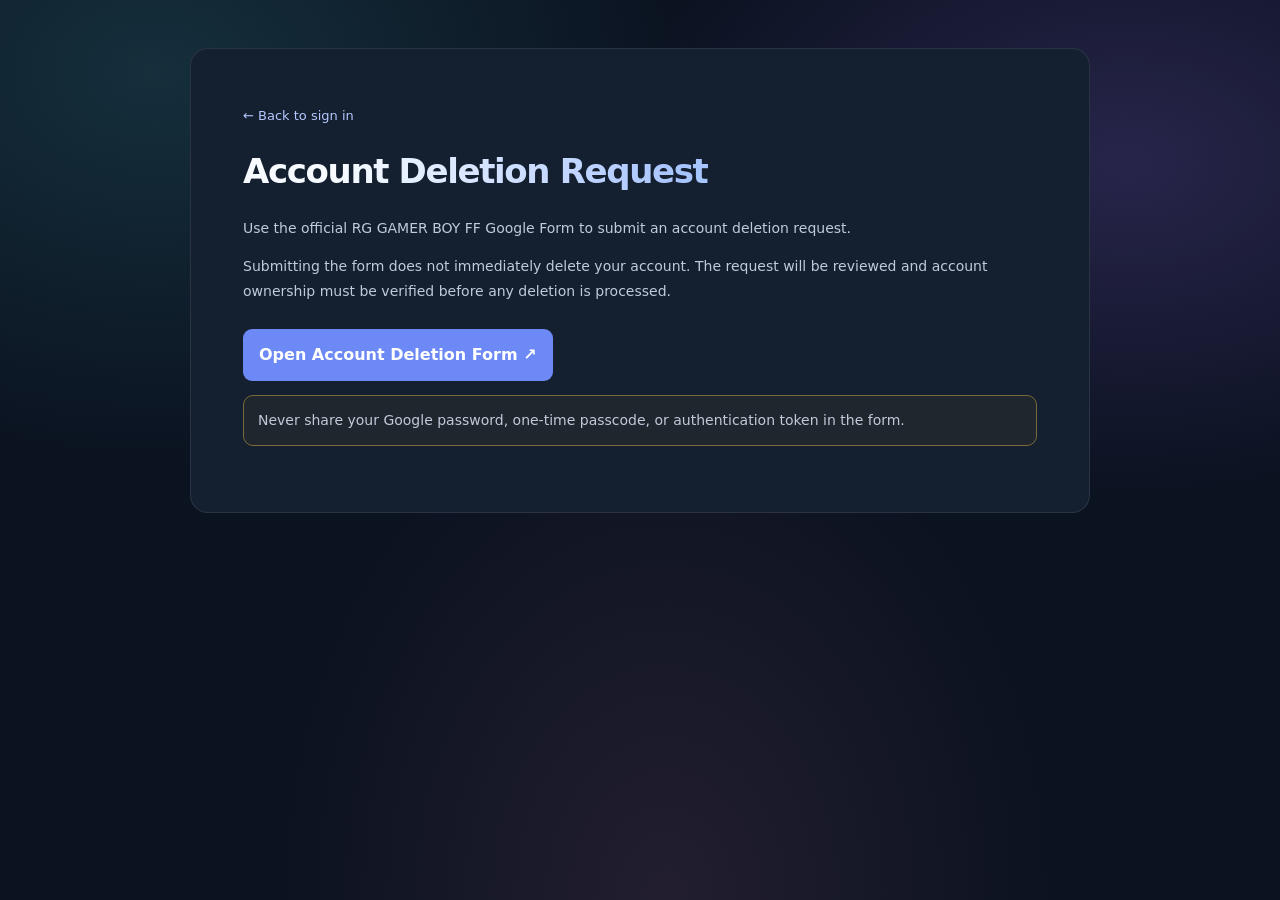
<file: delete-account.html>
<!doctype html><html lang="en"><head><meta charset="utf-8"><meta name="viewport" content="width=device-width,initial-scale=1"><title>Account Deletion Request — RG GAMER BOY FF</title><link rel="stylesheet" href="./styles.css"></head><body><article class="doc"><a class="back" href="./">← Back to sign in</a><h1>Account Deletion Request</h1><p>Use the official RG GAMER BOY FF Google Form to submit an account deletion request.</p><p>Submitting the form does not immediately delete your account. The request will be reviewed and account ownership must be verified before any deletion is processed.</p><a class="form-link" href="https://docs.google.com/forms/d/e/1FAIpQLScPdr838eNtKeTrt40nIlzS9w-Sz7Hvsotf1-MZAlXI5JWXEw/viewform?usp=dialog" target="_blank" rel="noopener">Open Account Deletion Form ↗</a><p class="notice">Never share your Google password, one-time passcode, or authentication token in the form.</p></article></body></html>
</file>
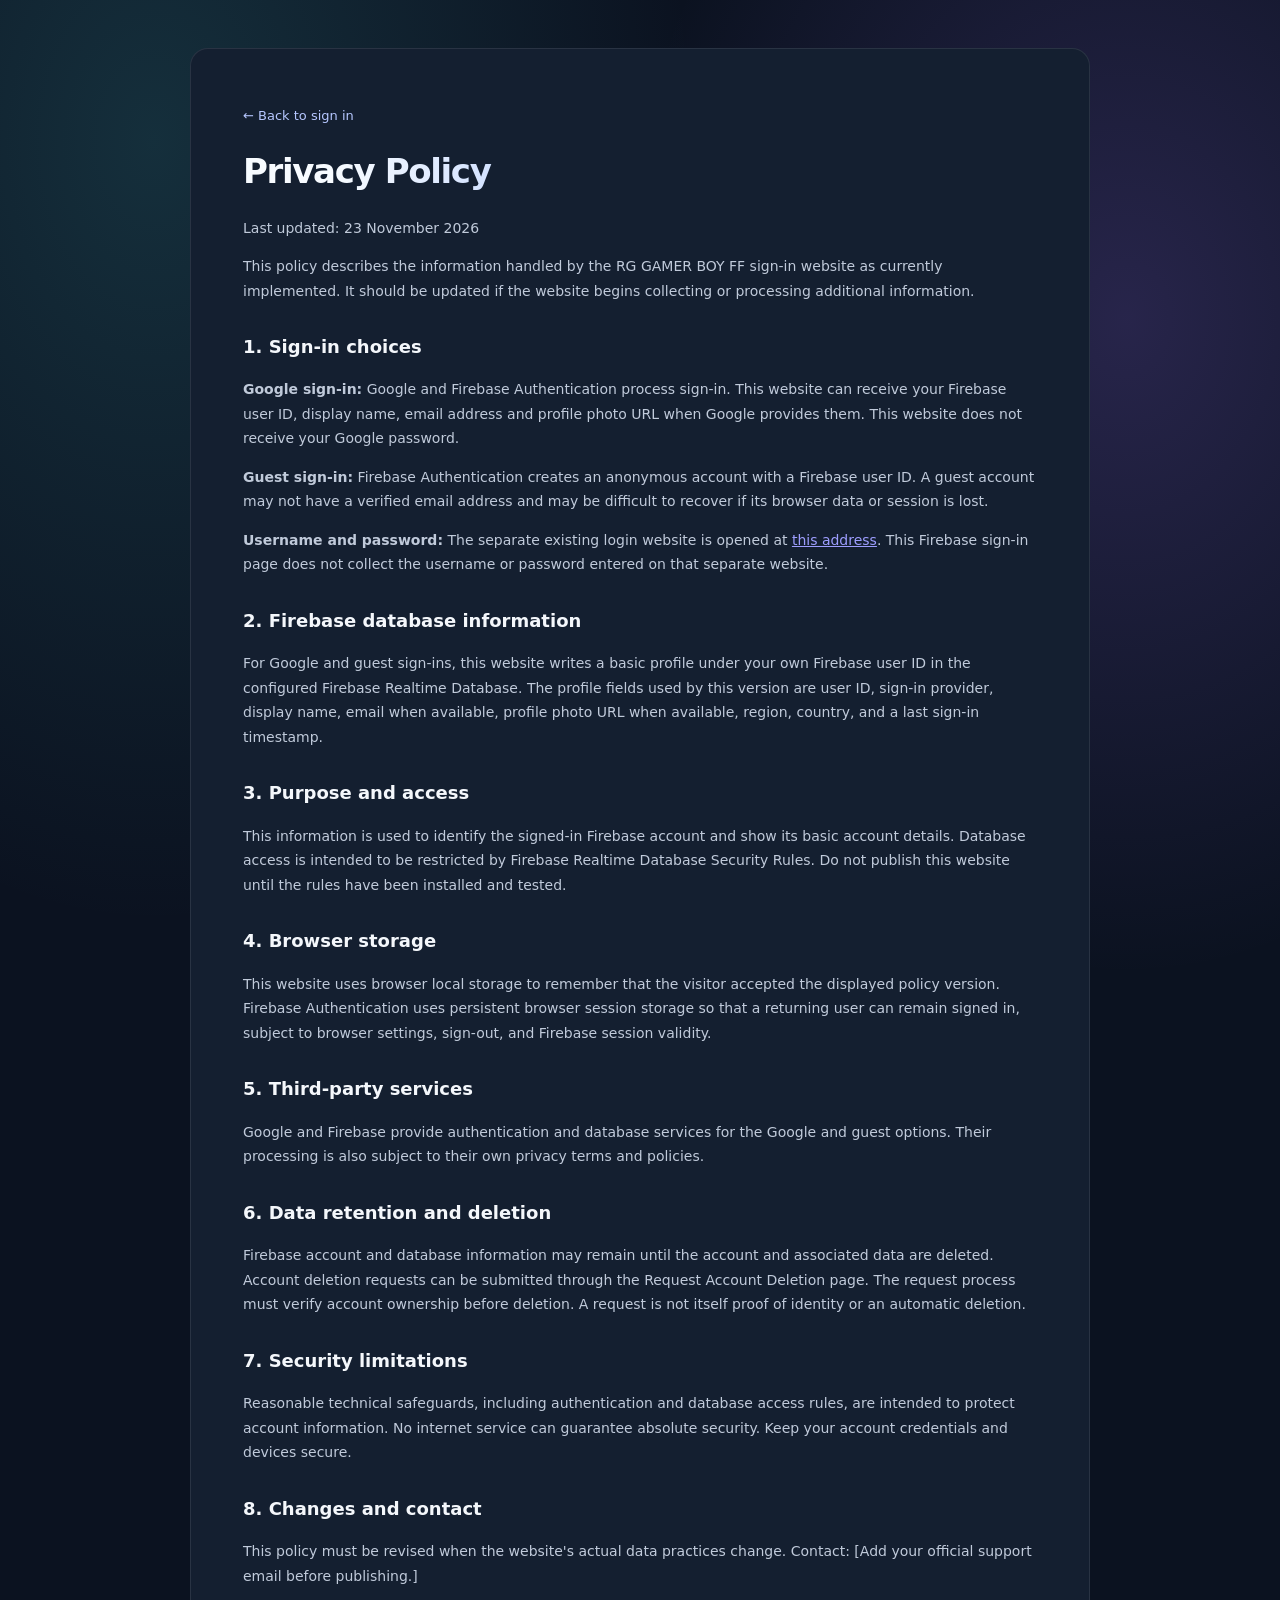
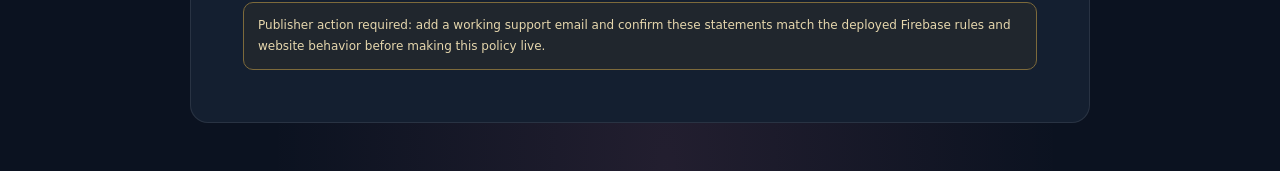
<file: privacy.html>
<!doctype html><html lang="en"><head><meta charset="utf-8"><meta name="viewport" content="width=device-width,initial-scale=1"><title>Privacy Policy — RG GAMER BOY FF</title><link rel="stylesheet" href="./styles.css"></head><body><article class="doc"><a class="back" href="./">← Back to sign in</a><h1>Privacy Policy</h1><p>Last updated: 23 November 2026</p><p>This policy describes the information handled by the RG GAMER BOY FF sign-in website as currently implemented. It should be updated if the website begins collecting or processing additional information.</p><h2>1. Sign-in choices</h2><p><b>Google sign-in:</b> Google and Firebase Authentication process sign-in. This website can receive your Firebase user ID, display name, email address and profile photo URL when Google provides them. This website does not receive your Google password.</p><p><b>Guest sign-in:</b> Firebase Authentication creates an anonymous account with a Firebase user ID. A guest account may not have a verified email address and may be difficult to recover if its browser data or session is lost.</p><p><b>Username and password:</b> The separate existing login website is opened at <a href="https://rggamerboyff01.github.io/FREE-FIRE-PRIVATE-SERVER-2023/">this address</a>. This Firebase sign-in page does not collect the username or password entered on that separate website.</p><h2>2. Firebase database information</h2><p>For Google and guest sign-ins, this website writes a basic profile under your own Firebase user ID in the configured Firebase Realtime Database. The profile fields used by this version are user ID, sign-in provider, display name, email when available, profile photo URL when available, region, country, and a last sign-in timestamp.</p><h2>3. Purpose and access</h2><p>This information is used to identify the signed-in Firebase account and show its basic account details. Database access is intended to be restricted by Firebase Realtime Database Security Rules. Do not publish this website until the rules have been installed and tested.</p><h2>4. Browser storage</h2><p>This website uses browser local storage to remember that the visitor accepted the displayed policy version. Firebase Authentication uses persistent browser session storage so that a returning user can remain signed in, subject to browser settings, sign-out, and Firebase session validity.</p><h2>5. Third-party services</h2><p>Google and Firebase provide authentication and database services for the Google and guest options. Their processing is also subject to their own privacy terms and policies.</p><h2>6. Data retention and deletion</h2><p>Firebase account and database information may remain until the account and associated data are deleted. Account deletion requests can be submitted through the Request Account Deletion page. The request process must verify account ownership before deletion. A request is not itself proof of identity or an automatic deletion.</p><h2>7. Security limitations</h2><p>Reasonable technical safeguards, including authentication and database access rules, are intended to protect account information. No internet service can guarantee absolute security. Keep your account credentials and devices secure.</p><h2>8. Changes and contact</h2><p>This policy must be revised when the website's actual data practices change. Contact: [Add your official support email before publishing.]</p><div class="notice">Publisher action required: add a working support email and confirm these statements match the deployed Firebase rules and website behavior before making this policy live.</div></article></body></html>
</file>
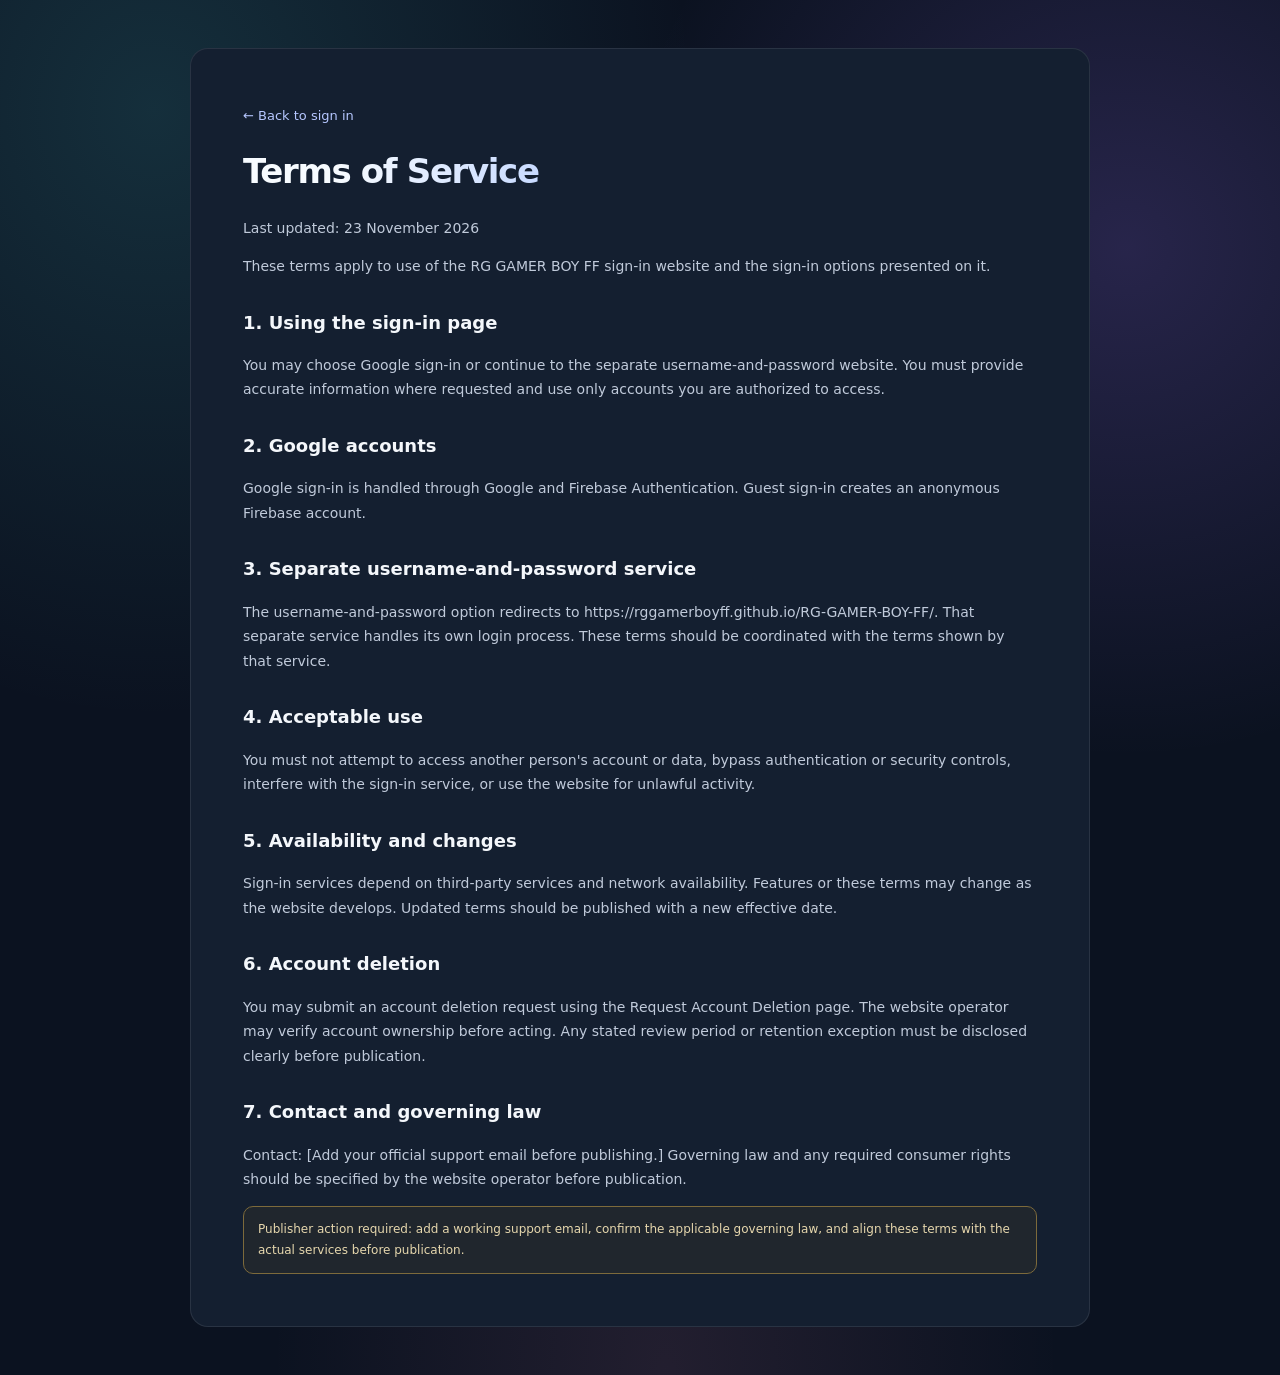
<file: terms.html>
<!doctype html><html lang="en"><head><meta charset="utf-8"><meta name="viewport" content="width=device-width,initial-scale=1"><title>Terms of Service — RG GAMER BOY FF</title><link rel="stylesheet" href="./styles.css"></head><body><article class="doc"><a class="back" href="./">← Back to sign in</a><h1>Terms of Service</h1><p>Last updated: 23 November 2026</p><p>These terms apply to use of the RG GAMER BOY FF sign-in website and the sign-in options presented on it.</p><h2>1. Using the sign-in page</h2><p>You may choose Google sign-in or continue to the separate username-and-password website. You must provide accurate information where requested and use only accounts you are authorized to access.</p><h2>2. Google accounts</h2><p>Google sign-in is handled through Google and Firebase Authentication. Guest sign-in creates an anonymous Firebase account. </p><h2>3. Separate username-and-password service</h2><p>The username-and-password option redirects to https://rggamerboyff.github.io/RG-GAMER-BOY-FF/. That separate service handles its own login process. These terms should be coordinated with the terms shown by that service.</p><h2>4. Acceptable use</h2><p>You must not attempt to access another person's account or data, bypass authentication or security controls, interfere with the sign-in service, or use the website for unlawful activity.</p><h2>5. Availability and changes</h2><p>Sign-in services depend on third-party services and network availability. Features or these terms may change as the website develops. Updated terms should be published with a new effective date.</p><h2>6. Account deletion</h2><p>You may submit an account deletion request using the Request Account Deletion page. The website operator may verify account ownership before acting. Any stated review period or retention exception must be disclosed clearly before publication.</p><h2>7. Contact and governing law</h2><p>Contact: [Add your official support email before publishing.] Governing law and any required consumer rights should be specified by the website operator before publication.</p><div class="notice">Publisher action required: add a working support email, confirm the applicable governing law, and align these terms with the actual services before publication.</div></article></body></html>
</file>
<file: styles.css>
*{box-sizing:border-box} :root{color-scheme:dark;--bg:#0d1421;--panel:#141f30;--line:#29364a;--muted:#9ba9bc;--text:#f4f7fb;--accent:#7c9cff} body{margin:0;min-height:100vh;background:radial-gradient(ellipse at 50% 0%,#1d2c43 0,#0d1421 58%);font-family:Inter,system-ui,sans-serif;color:var(--text);display:flex;flex-direction:column}.topbar{height:76px;padding:0 clamp(20px,5vw,72px);display:flex;align-items:center;justify-content:space-between;border-bottom:1px solid #ffffff12}.brand{display:flex;align-items:center;gap:11px;color:white;text-decoration:none;font-weight:800;letter-spacing:.02em;font-size:14px}.brand-logo{display:block;width:40px;height:40px;object-fit:contain;object-position:center;flex:none;transform:none}.secure{font-size:12px;color:#b5c2d3}.dot{display:inline-block;width:7px;height:7px;border-radius:50%;background:#48d597;margin-right:7px}.shell{flex:1;display:grid;place-items:center;padding:44px 18px}.card{width:min(100%,440px);padding:36px;background:#141f30eF;border:1px solid #ffffff17;border-radius:22px;box-shadow:0 24px 80px #0006}.hero-logo-wrap{display:flex;justify-content:center;align-items:center;margin:0 auto 20px}.hero-logo{display:block;width:104px;height:104px;object-fit:contain;object-position:center;transform:none;filter:drop-shadow(0 8px 22px #557cff35)}.eyebrow{font-size:10px;letter-spacing:.17em;color:#91a9ff;font-weight:800}h1{font-size:32px;letter-spacing:-.04em;margin:13px 0 7px}.subtitle{margin:0 0 25px;color:var(--muted);font-size:14px}.auth-btn{width:100%;min-height:54px;border-radius:12px;border:1px solid #35445b;background:#1a273a;color:#f7f9fc;display:flex;align-items:center;justify-content:center;gap:12px;text-decoration:none;font:600 14px Inter;cursor:pointer;transition:.18s;margin-top:12px}.auth-btn:hover:not(:disabled){border-color:#8299ff;transform:translateY(-1px);background:#202f46}.auth-btn:disabled{opacity:.5;cursor:not-allowed}.google-btn{background:#fff;color:#202124;border-color:#dadce0}.google-btn:hover{background:#f5f7fa;color:#202124;border-color:#c5c9d0}.google-icon{width:19px;height:19px}.btn-symbol{font-size:19px}.lock{font-size:13px;color:#aab8ca;margin-left:auto;margin-right:17px}.username-btn{position:relative}.username-btn .btn-symbol{margin-left:12px}.username-btn span:nth-child(2){flex:1;text-align:center}.separator{display:flex;align-items:center;gap:14px;color:#738197;font-size:10px;letter-spacing:.15em;margin:22px 0}.separator:before,.separator:after{content:"";height:1px;background:#2c3a4e;flex:1}.fineprint{text-align:center;color:#8492a7;font-size:11px;line-height:1.6;margin:22px 0 0}.status{font-size:12px;line-height:1.5;color:#ffc7c7;min-height:0}.status:not(:empty){padding:10px 12px;background:#552d343d;border:1px solid #a44b594d;border-radius:9px;margin:-12px 0 14px}.signed-in{margin-top:22px;display:grid;gap:12px}.signed-in[hidden]{display:none}.user-avatar{width:42px;height:42px;border-radius:50%;background:#344b7e;display:grid;place-items:center;font-weight:700}.user-info{display:flex;flex-direction:column;gap:4px;min-width:0}.user-info small{color:var(--muted);overflow-wrap:anywhere}.primary-btn{border:0;border-radius:10px;background:#6d89f5;color:white;font:700 14px Inter;padding:14px 18px;cursor:pointer}.primary-btn:disabled{opacity:.4;cursor:not-allowed}.signed-in .primary-btn{width:100%;min-height:54px;background:linear-gradient(110deg,#526ff0,#8b65f5);box-shadow:0 10px 28px #526ff044}.delete-account-btn{width:100%;min-height:48px;border:1px solid #8b5362;border-radius:11px;background:#3a202d;color:#ffdce4;font:600 13px Inter;cursor:pointer;transition:.18s}.delete-account-btn:hover{background:#512b3b;border-color:#d17a91}.delete-account-btn[hidden]{display:none}.text-btn{grid-column:1/-1;background:transparent;border:0;color:#b7c5d8;cursor:pointer}.footer{text-align:center;padding:20px;color:#8290a4;font-size:11px}.footer-links{display:flex;gap:12px;justify-content:center;flex-wrap:wrap}.footer a,.policy-links a{color:#b6c7ff;text-decoration:none}.footer a:hover,.policy-links a:hover{text-decoration:underline}.modal{position:fixed;inset:0;background:#050a13d9;backdrop-filter:blur(8px);display:grid;place-items:center;padding:18px;z-index:10}.modal[hidden]{display:none}.modal-card{width:min(100%,470px);background:#172337;border:1px solid #40506a;border-radius:20px;padding:30px;box-shadow:0 25px 100px #0009}.modal-icon{width:38px;height:38px;border-radius:12px;background:#243b35;color:#68e0aa;display:grid;place-items:center;font-weight:800}.modal h2{margin:17px 0 8px;font-size:23px}.modal p{font-size:13px;color:#b0bdce;line-height:1.65}.policy-links{display:flex;gap:20px;flex-wrap:wrap;margin:20px 0;font-size:13px;font-weight:600}.check-row{display:flex;align-items:flex-start;gap:10px;font-size:12px;line-height:1.55;color:#e1e8f1;margin:20px 0}.check-row input{accent-color:#8198ff;width:17px;height:17px;flex:none;margin:0}.modal .primary-btn{width:100%}.modal-note{display:block;text-align:center;color:#8190a4;font-size:10px;margin-top:12px}.doc{width:min(900px,calc(100% - 36px));margin:48px auto;background:#141f30;border:1px solid #ffffff17;border-radius:18px;padding:clamp(24px,5vw,52px);line-height:1.75}.doc h1{font-size:34px}.doc h2{font-size:18px;margin-top:28px}.doc p,.doc li{color:#c0cada;font-size:14px}.doc .back{color:#b6c7ff;text-decoration:none;font-size:13px}.notice{padding:12px 14px;border:1px solid #7d6a3b;background:#51432333;border-radius:10px;color:#e6d7ad;font-size:12px}.form-link{display:inline-block;padding:12px 16px;background:#6d89f5;border-radius:9px;color:white;text-decoration:none;font-weight:600;margin-top:12px}@media(max-width:520px){.card{padding:26px 21px}.hero-logo{width:88px;height:88px}.brand-logo{width:35px;height:35px}.topbar{height:64px}.brand{font-size:12px}.secure{font-size:10px}.footer{padding-bottom:28px}}
.logout-btn{width:100%;min-height:48px;border:1px solid #526783;border-radius:11px;background:#1b2b40;color:#e5efff;font:600 13px Inter;cursor:pointer;transition:.18s}.logout-btn:hover{background:#263b56;border-color:#8ba8d4}.logout-btn[hidden]{display:none}

/* Lightweight region selector follows the phone/browser system theme. */
.region-stage{margin-top:8px;padding:22px;background:#f5f8ff;color:#182338;border:1px solid #dbe4f2;border-radius:17px;box-shadow:0 8px 24px rgba(20,38,68,.10);color-scheme:light}
.region-stage button{color-scheme:light}
.region-heading{text-align:center;margin-bottom:18px}.region-kicker{font-size:9px;font-weight:800;letter-spacing:.16em;color:#647da8}.region-heading h2{font-size:23px;letter-spacing:-.03em;margin:7px 0;color:#17243a}.region-heading p{font-size:12px;line-height:1.5;color:#66758c;margin:0}
.region-choices{display:grid;grid-template-columns:1fr;gap:9px}.region-option{width:100%;min-height:65px;display:flex;align-items:center;gap:12px;text-align:left;padding:10px 13px;border:1px solid #d8e1ef;border-radius:12px;background:#fff;color:#1d2b42;cursor:pointer;font:inherit}.region-option.selected{border-color:#5479d8;background:#edf3ff;box-shadow:inset 0 0 0 1px #5479d8}.region-symbol{width:39px;height:39px;display:grid;place-items:center;border-radius:10px;background:#eef2f8;font-size:21px}.region-option-text{display:flex;flex-direction:column;gap:3px;flex:1}.region-option-text strong{font-size:14px}.region-option-text small{font-size:10px;color:#718098}.region-check,.country-check{visibility:hidden;color:#2859c8;font-weight:900}.region-option.selected .region-check,.country-option.selected .country-check{visibility:visible}
.country-area{margin-top:18px;padding-top:15px;border-top:1px solid #dce4ef}.country-heading{display:flex;align-items:center;justify-content:space-between;gap:8px;margin-bottom:10px;color:#25344b}.country-heading strong{font-size:13px}.country-heading span{font-size:10px;color:#77859a}.country-choices{display:grid;grid-template-columns:repeat(2,minmax(0,1fr));gap:7px;max-height:255px;overflow:auto;padding:1px 3px 2px 1px;overscroll-behavior:contain}.country-option{min-width:0;min-height:43px;display:flex;align-items:center;gap:7px;padding:7px 8px;border:1px solid #dce4ef;border-radius:9px;background:#fff;color:#26354c;text-align:left;font:500 11px Inter,system-ui,sans-serif;cursor:pointer}.country-option.selected{background:#edf3ff;border-color:#5479d8}.country-flag{font-size:17px;flex:none}.country-option>span:nth-child(2){flex:1;overflow-wrap:anywhere}.country-check{font-size:11px;flex:none}.region-continue{width:100%;margin-top:17px;min-height:48px}.region-hint{text-align:center;color:#78869a;font-size:10px;margin:11px 0 0}.change-region-btn{display:block;margin:0 auto 13px;padding:6px 10px;border:0;background:transparent;color:#b9c9ff;font:600 11px Inter,system-ui,sans-serif;cursor:pointer}.change-region-btn:hover{text-decoration:underline}
@media(min-width:600px){.region-stage{padding:25px}.region-choices{grid-template-columns:repeat(3,minmax(0,1fr))}.region-option{min-height:88px;flex-direction:column;align-items:flex-start;gap:5px;position:relative}.region-option .region-check{position:absolute;right:12px;top:12px}.country-choices{grid-template-columns:repeat(3,minmax(0,1fr));max-height:280px}}

/* Match the device theme automatically; no separate in-page toggle is needed. */
@media (prefers-color-scheme: dark){
 .region-stage{background:#111b2b;color:#edf3fc;border-color:#2c3b52;box-shadow:0 8px 24px rgba(0,0,0,.22);color-scheme:dark}
 .region-heading h2{color:#edf3fc}
 .region-heading p,.region-option-text small,.country-heading span,.region-hint{color:#9eacc1}
 .region-kicker{color:#9bb4ff}
 .region-option{background:#18263a;color:#edf3fc;border-color:#34445d}
 .region-option.selected{background:#233653;border-color:#7898f7;box-shadow:inset 0 0 0 1px #7898f7}
 .region-symbol{background:#26364d}
 .country-area{border-top-color:#34445a}
 .country-heading{color:#e5edf8}
 .country-option{background:#18263a;color:#e5edf8;border-color:#34445d}
 .country-option.selected{background:#233653;border-color:#7898f7}
 .region-check,.country-check{color:#a9c0ff}
}

/* Country ping indicator in the top bar. */
.secure{display:flex;align-items:center;gap:7px;white-space:nowrap;font-variant-numeric:tabular-nums}.secure .dot{margin-right:0;flex:none}.secure .dot[data-state="checking"]{background:#f0b84b;box-shadow:0 0 0 3px #f0b84b22}.secure .dot[data-state="ok"]{background:#48d597}.secure .dot[data-state="failed"]{background:#ff6577}.secure .dot[data-state="na"]{background:#8793a5}.secure .dot[data-state="idle"]{background:#8793a5}
@media(max-width:380px){.secure{font-size:9px;max-width:45%;overflow:hidden;text-overflow:ellipsis}}

.connection-readouts{display:flex;flex-direction:column;align-items:flex-end;gap:3px;line-height:1.25}.secure{max-width:52%;text-align:right}.connection-readouts span{white-space:nowrap}@media(max-width:520px){.connection-readouts span{white-space:normal}.secure{max-width:55%}}


/* Refreshed multicolor account-access styling */
:root{--accent:#7c9cff;--accent-cyan:#52d6d0;--accent-violet:#a78bfa;--accent-pink:#f18ab5}
body{
 background:radial-gradient(ellipse at 12% 8%,rgba(69,190,196,.17),transparent 34%),
 radial-gradient(ellipse at 88% 18%,rgba(153,111,245,.20),transparent 32%),
 radial-gradient(ellipse at 52% 100%,rgba(241,138,181,.10),transparent 42%),#0b1220;
}
.topbar{background:linear-gradient(90deg,rgba(25,42,63,.68),rgba(37,31,67,.54),rgba(20,53,63,.55));border-bottom-color:rgba(143,178,255,.20)}
.brand-logo{filter:drop-shadow(0 0 12px rgba(82,214,208,.22))}
.card{background:linear-gradient(145deg,rgba(23,37,59,.97),rgba(28,29,58,.96) 58%,rgba(20,48,57,.96));border:1px solid rgba(146,171,255,.24);box-shadow:0 26px 90px rgba(0,0,0,.48),0 0 42px rgba(105,126,255,.08)}
.eyebrow{color:#72dcd4}
h1{background:linear-gradient(95deg,#f7fbff 12%,#a8c4ff 55%,#80e2d9 100%);-webkit-background-clip:text;background-clip:text;color:transparent}
.auth-btn{background:linear-gradient(110deg,#1d3047,#28294b 55%,#1b3c45);border-color:rgba(137,166,225,.30)}
.auth-btn:hover:not(:disabled){background:linear-gradient(110deg,#263d59,#34315f 55%,#20515a);border-color:#74d9d1}
.google-btn{background:#fff;color:#202124;border-color:#dadce0}
.google-btn:hover{background:#f5f7fa;color:#202124;border-color:#c5c9d0}
.primary-btn,.signed-in .primary-btn{background:linear-gradient(105deg,#3fbeb8,#647df4 55%,#9b70ec);box-shadow:0 9px 25px rgba(87,129,237,.24)}
.region-stage{background:linear-gradient(145deg,#101d30,#18213d 54%,#102d34);color:#edf5ff;border-color:rgba(111,215,210,.25);box-shadow:0 12px 34px rgba(0,0,0,.24);color-scheme:dark}
.region-heading h2{color:#f1f6ff}
.region-heading p,.region-option-text small,.country-heading span,.region-hint{color:#a9b8d0}
.region-kicker{color:#70ddd4}
.region-option{color:#eef5ff;background:linear-gradient(115deg,rgba(40,59,85,.88),rgba(47,43,81,.72));border-color:rgba(146,169,220,.24)}
.region-option:nth-child(3n+1) .region-symbol{background:rgba(61,190,181,.18);color:#7be4dc}
.region-option:nth-child(3n+2) .region-symbol{background:rgba(151,119,239,.20);color:#c4adff}
.region-option:nth-child(3n) .region-symbol{background:rgba(239,133,178,.18);color:#ffb4d1}
.region-option.selected{background:linear-gradient(110deg,rgba(38,112,119,.42),rgba(77,75,148,.40));border-color:#73d9d2;box-shadow:inset 0 0 0 1px rgba(115,217,210,.45),0 5px 18px rgba(64,190,183,.10)}
.country-area{border-top-color:rgba(144,172,218,.22)}
.country-heading{color:#eaf2ff}
.country-option{background:rgba(33,48,72,.88);color:#eaf2ff;border-color:rgba(145,169,215,.22)}
.country-option.selected{background:linear-gradient(105deg,rgba(45,131,133,.35),rgba(90,82,164,.36));border-color:#78dcd5}
.country-check,.region-check{color:#78e2d6}
.separator:before,.separator:after{background:linear-gradient(90deg,transparent,#566b91,transparent)}
.footer a,.policy-links a{color:#8ce1dc}
.modal-card{background:linear-gradient(145deg,#18283e,#242448 65%,#173b43);border-color:rgba(129,173,222,.35)}
.modal-icon{background:rgba(62,190,165,.18);color:#75e1c2}
.connection-readouts{display:flex;flex-direction:column;align-items:flex-end;gap:5px;font-size:11px;font-variant-numeric:tabular-nums;line-height:1.2}
.ping-readout,.speed-readout{display:flex;align-items:center;justify-content:flex-end;gap:6px;white-space:nowrap}
.country-flag-readout{font-size:15px;line-height:1;min-width:17px;text-align:center}
#regionPing{color:#b9c9e4}
#countrySpeed{color:#8ce2bc;font-weight:700}
.speed-readout .dot{margin:0;width:7px;height:7px;flex:none;background:#48d597;box-shadow:0 0 9px rgba(72,213,151,.65)}
@media(max-width:520px){.connection-readouts{font-size:9px;gap:4px}.country-flag-readout{font-size:13px}}
</file>
